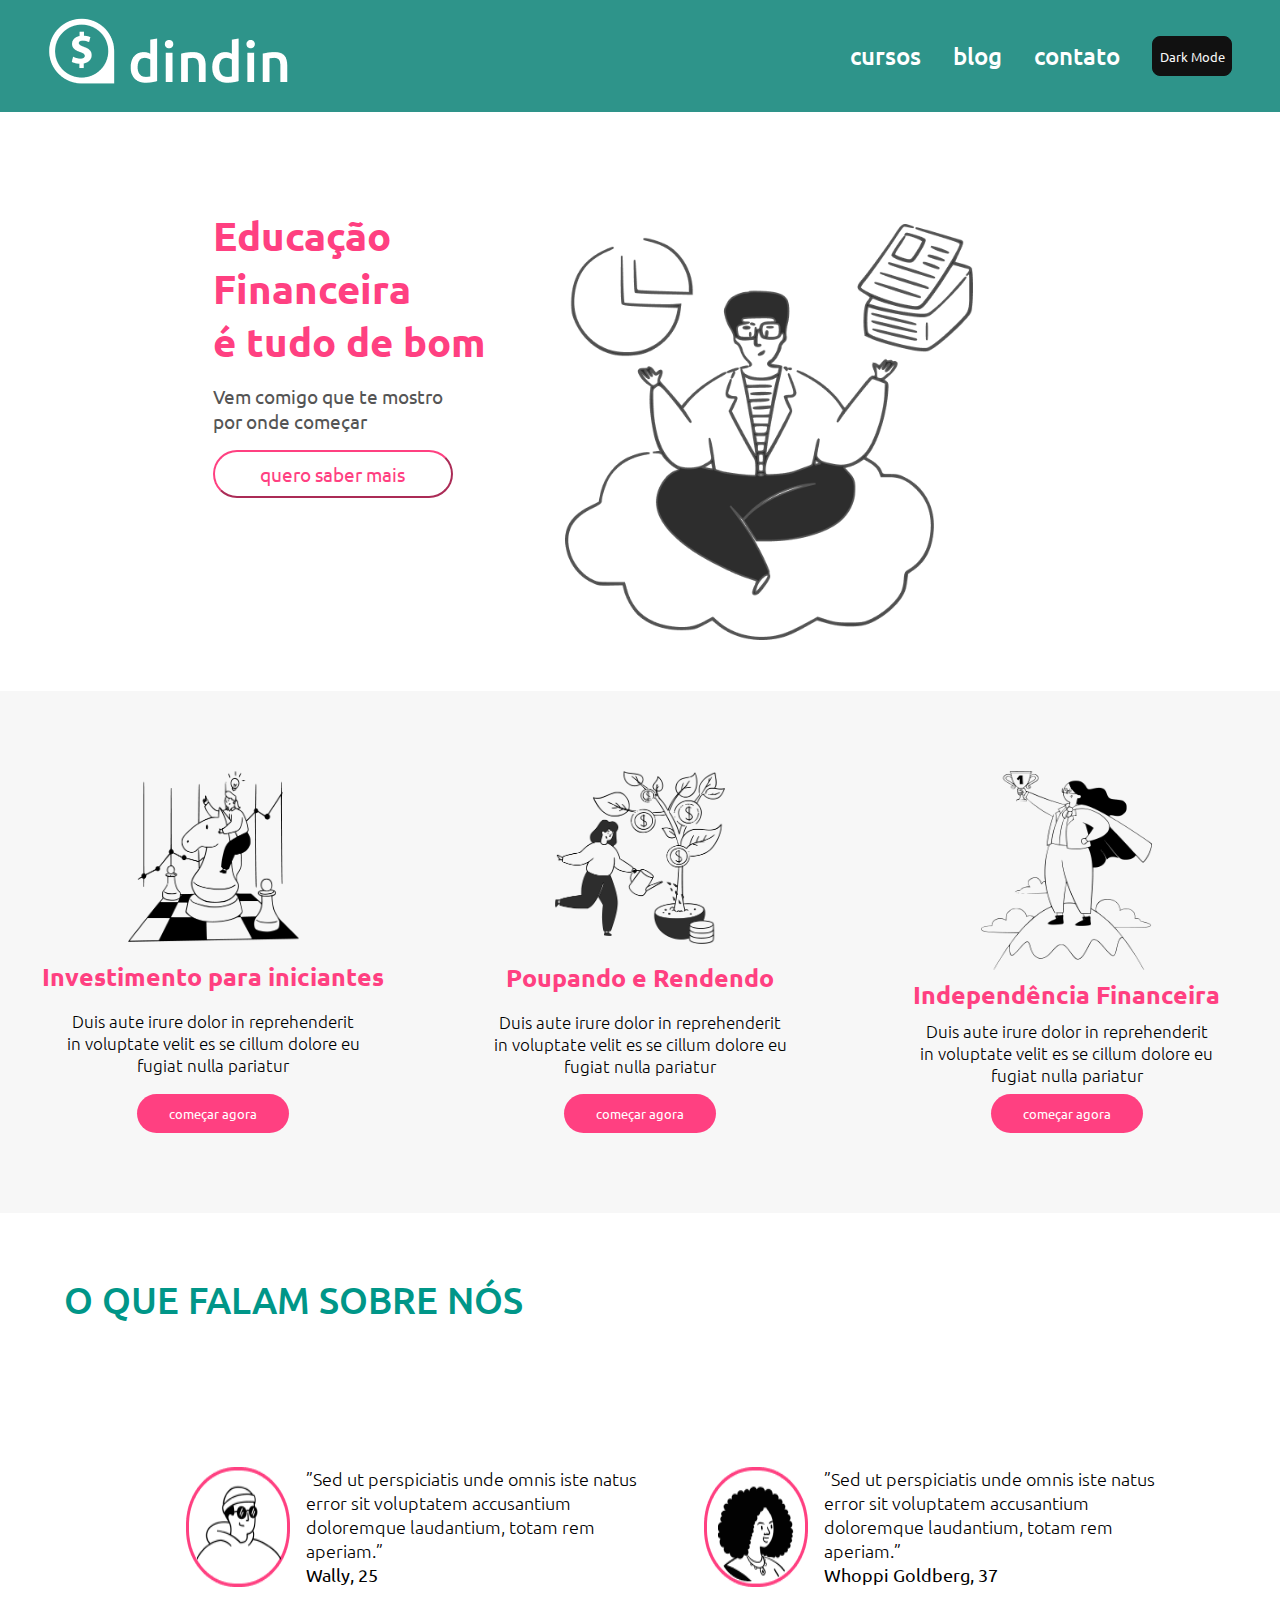
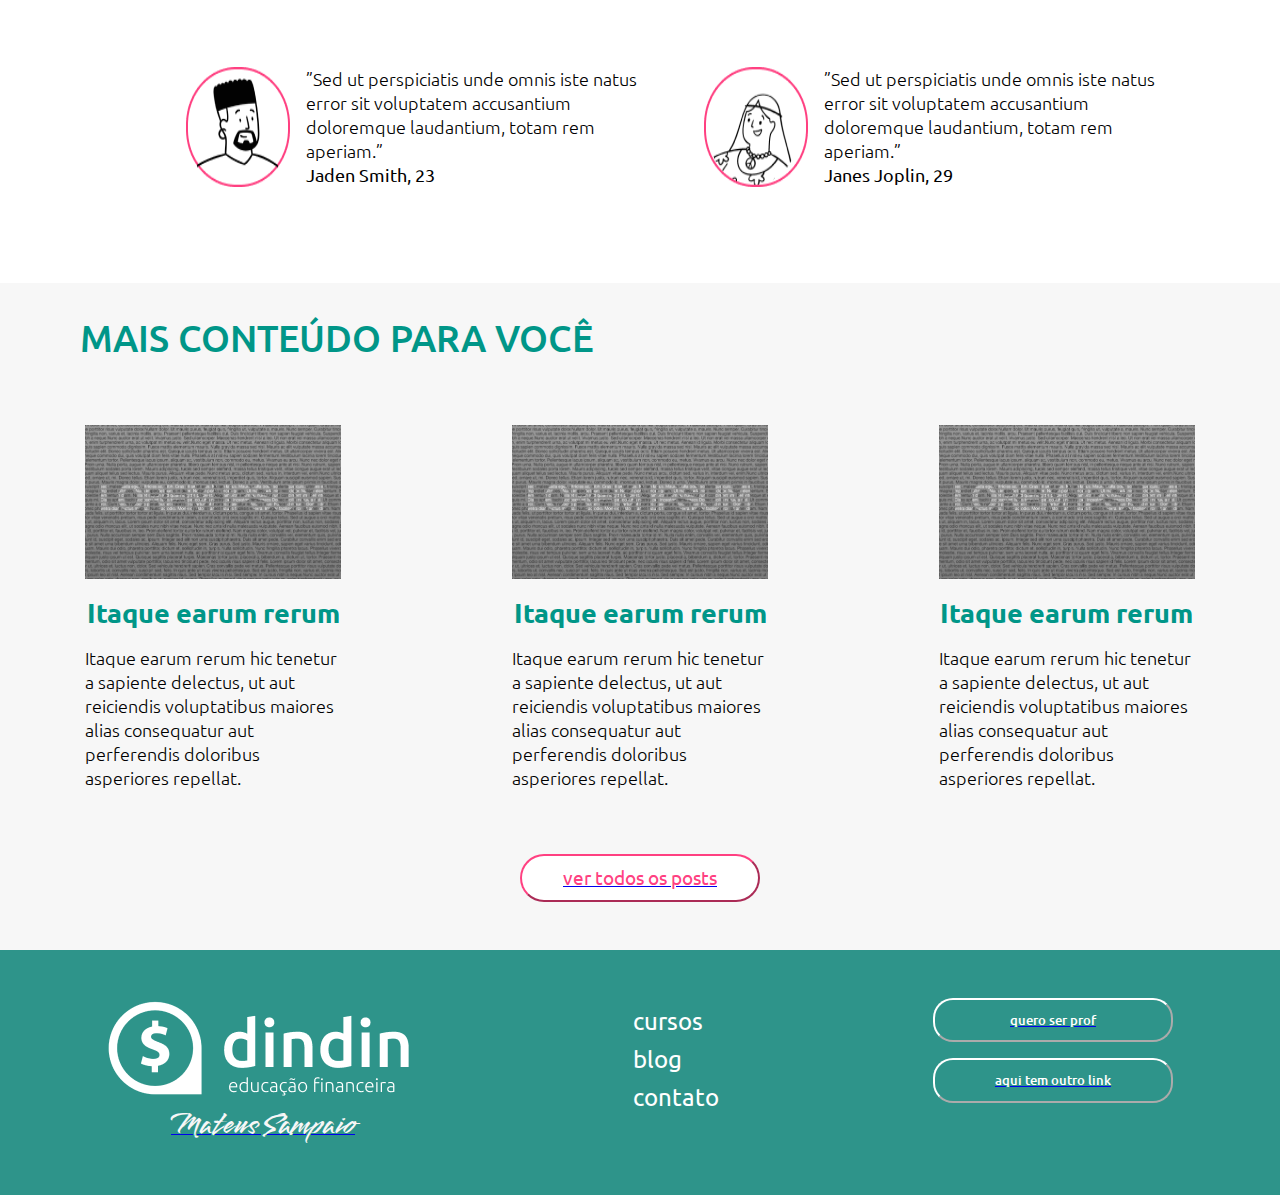
<file: index.html>
<!DOCTYPE html>
<html lang="pt-br" id="html">
<head>
    <meta charset="UTF-8">
    <meta http-equiv="X-UA-Compatible" content="IE=edge">
    <meta name="viewport" content="width=device-width, initial-scale=1.0">
    <meta name="author" content="Mateus Sampaio">
    <link rel="preconnect" href="https://fonts.googleapis.com">
    <link rel="preconnect" href="https://fonts.gstatic.com" crossorigin>
    <link href="https://fonts.googleapis.com/css2?family=Koulen&family=Poppins:ital,wght@0,300;0,400;0,500;1,200;1,400&family=Smooch&family=Ubuntu:ital,wght@0,300;0,400;0,500;0,700;1,300;1,400;1,500;1,700&display=swap" rel="stylesheet">
    <link rel="stylesheet" href="./style.css">
    <title>DinDin</title>
</head>
<body>

    <header>

        <a href="./index.html"><img src="./dindin-imagens/logo-header.png" alt="Logo DinDin"></a>

        <nav id="nav">
            <button id="btn-mobile" aria-expanded="false" aria-controls="menu" aria-haspopup="true" aria-label="Abrir Menu">Menu

                <span id="hamburguer"></span>

            </button>

            <button id="switch">Dark Mode</span></button>

            <ul id="menu" role="menu">
                <li><a href="./cursos.html">cursos</a></li>
                <li><a href="./blog.html">blog</a></li>
                <li><a href="./contato.html">contato</a></li>
            </ul>
        </nav>

    </header>

    <article id="container01-01">

        <section class="container01-01-box01">
            <h2>Educação <br/>Financeira <br/>é tudo de bom</h2>
            <h4>Vem comigo que te mostro <br/>por onde começar</h4>
            <button class="button01">quero saber mais</button>
        </section>

        <aside class="container01-01-box02">
            <img src="./dindin-imagens/ilustra-banner.png" alt="Imagem Banner">
        </aside>

    </article>

    <section id="container01-02">

        <div class="container01-02-box">
            <img src="./dindin-imagens/ilustra-poupando.png" alt="Ilustração">
            <h4>Investimento para iniciantes</h4>
            <p>Duis aute irure dolor in reprehenderit in voluptate velit es se cillum dolore eu fugiat nulla pariatur</p>
            <a href="#"><button class="button02">começar agora</button></a>
        </div>

        <div class="container01-02-box">
            <img src="./dindin-imagens/ilustra-investimento.png" alt="Ilustração">
            <h4>Poupando e Rendendo</h4>
            <p>Duis aute irure dolor in reprehenderit in voluptate velit es se cillum dolore eu fugiat nulla pariatur</p>
            <a href="#"><button class="button02">começar agora</button></a>
        </div>

        <div class="container01-02-box" id="container01-02-box03">
            <img src="./dindin-imagens/ilustra-independencia.png" alt="Ilustração">
            <h4>Independência Financeira</h4>
            <p>Duis aute irure dolor in reprehenderit in voluptate velit es se cillum dolore eu fugiat nulla pariatur</p>
            <a href="#"><button class="button02">começar agora</button></a>
        </div>

    </section>


    <article id="container01-03">

        <h2>O que falam sobre nós</h2>

        <section class="container01-03">

            <div class="container01-03-box">
                <img src="./dindin-imagens/icon-wally.png" alt="Ilustração Wally">
                <p>”Sed ut perspiciatis unde omnis iste natus error sit voluptatem accusantium doloremque laudantium, totam rem aperiam.”<br/> <strong>Wally, 25</strong></p>
            </div>

            <div class="container01-03-box">
                <img src="./dindin-imagens/icon-whoopi.png" alt="Ilustração Whoopi">
                <p>”Sed ut perspiciatis unde omnis iste natus error sit voluptatem accusantium doloremque laudantium, totam rem aperiam.”<br/> <strong>Whoppi Goldberg, 37</strong></p>
            </div>

            <div class="container01-03-box">
                <img src="./dindin-imagens/icon-jaden.png" alt="Ilustração Jaden">
                <p>”Sed ut perspiciatis unde omnis iste natus error sit voluptatem accusantium doloremque laudantium, totam rem aperiam.”<br/> <strong>Jaden Smith, 23</strong></p>
            </div>

            <div class="container01-03-box">
                <img src="./dindin-imagens/icon-jane.png" alt="Ilustração Jane">
                <p>”Sed ut perspiciatis unde omnis iste natus error sit voluptatem accusantium doloremque laudantium, totam rem aperiam.”<br/> <strong>Janes Joplin, 29</strong></p>
            </div>

        </section>

    </article>

    <article id="container01-04">

        <h2>Mais conteúdo para você</h2>

        <section class="container01-04">

            <div class="container01-04-box">
                <img src="./dindin-imagens/lorem-ipsum-logo.jpg" alt="Imagem">
                <h4>Itaque earum rerum</h4>
                <p>Itaque earum rerum hic tenetur a sapiente delectus, ut aut reiciendis voluptatibus maiores alias consequatur aut perferendis doloribus asperiores repellat.</p>
            </div>

            <div class="container01-04-box">
                <img src="./dindin-imagens/lorem-ipsum-logo.jpg" alt="Imagem">
                <h4>Itaque earum rerum</h4>
                <p>Itaque earum rerum hic tenetur a sapiente delectus, ut aut reiciendis voluptatibus maiores alias consequatur aut perferendis doloribus asperiores repellat.</p>
            </div>

            <div class="container01-04-box">
                <img src="./dindin-imagens/lorem-ipsum-logo.jpg" alt="Imagem">
                <h4>Itaque earum rerum</h4>
                <p>Itaque earum rerum hic tenetur a sapiente delectus, ut aut reiciendis voluptatibus maiores alias consequatur aut perferendis doloribus asperiores repellat.</p>
            </div>
        
        </section>

        <a href="./post.html"><button class="button01">ver todos os posts</button></a>

    </article>

    <footer>

        <div class="footer01">
            <a href="./index.html"><img src="./dindin-imagens/logo-footer.png" alt="Logo DinDin"></a>
            <a href="https://danilojpfreitas.github.io/MinhaPagina/" target="_blank"><span>Mateus Sampaio</span></a>
        </div>

        <div class="footer02">
            <a href="./cursos.html"><span>cursos</span></a>
            <a href="./blog.html"><span>blog</span></a>
            <a href="./contato.html"><span>contato</span></a>
        </div>

        <div class="footer03">
            <a href="#"><button class="button03">quero ser prof</button></a>
            <a href="#"><button class="button03">aqui tem outro link</button></a>
        </div>

    </footer>


    <script src="./script.js"></script>
</body>
</html>
</file>
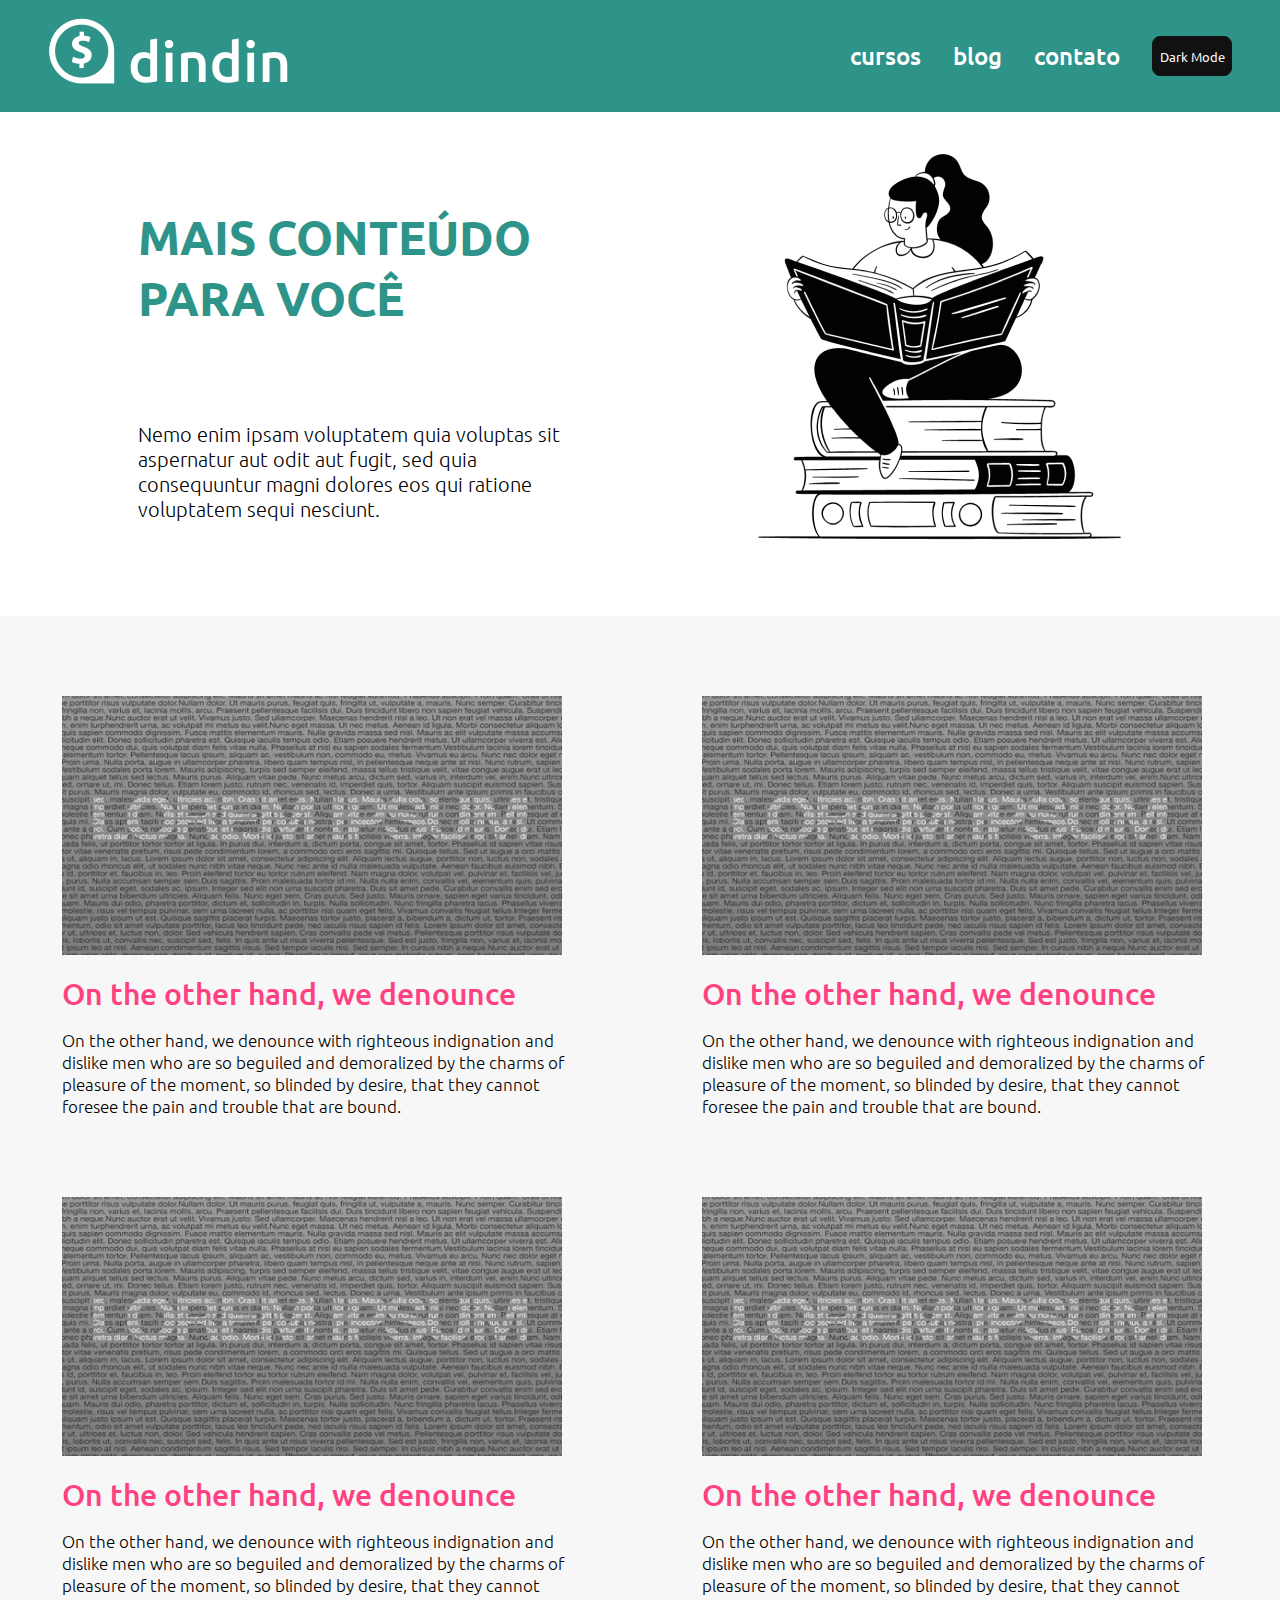
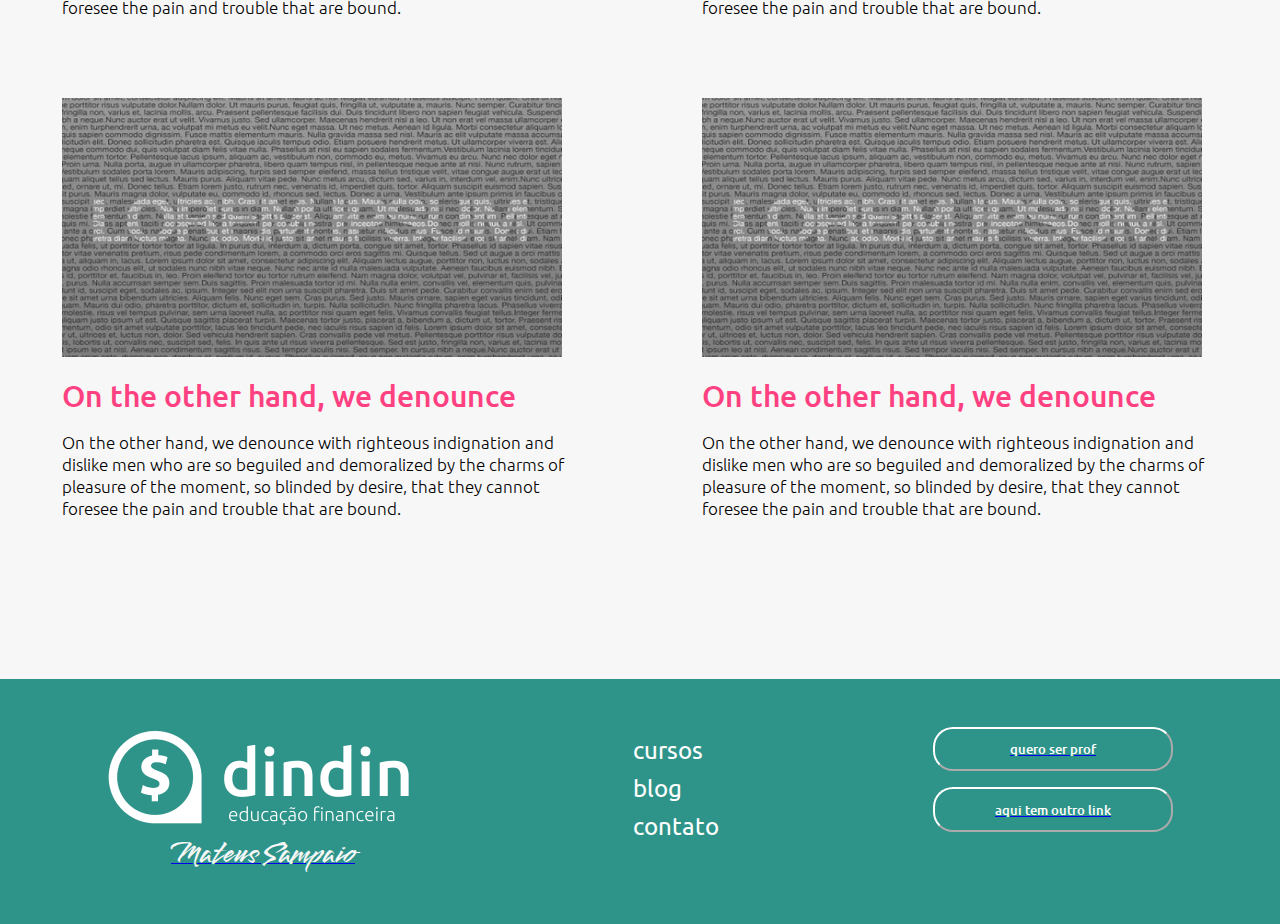
<file: blog.html>
<!DOCTYPE html>
<html lang="pt-br" id="html">
<head>
    <meta charset="UTF-8">
    <meta http-equiv="X-UA-Compatible" content="IE=edge">
    <meta name="viewport" content="width=device-width, initial-scale=1.0">
    <meta name="author" content="Mateus Sampaio">
    <link rel="preconnect" href="https://fonts.googleapis.com">
    <link rel="preconnect" href="https://fonts.gstatic.com" crossorigin>
    <link href="https://fonts.googleapis.com/css2?family=Koulen&family=Poppins:ital,wght@0,300;0,400;0,500;1,200;1,400&family=Smooch&family=Ubuntu:ital,wght@0,300;0,400;0,500;0,700;1,300;1,400;1,500;1,700&display=swap" rel="stylesheet">
    <link rel="stylesheet" href="./style.css">
    <title>DinDin</title>
</head>
<body>

    <header>

        <a href="./index.html"><img src="./dindin-imagens/logo-header.png" alt="Logo DinDin"></a>

        <nav id="nav">
            <button id="btn-mobile" aria-expanded="false" aria-controls="menu" aria-haspopup="true" aria-label="Abrir Menu">Menu

                <span id="hamburguer"></span>

            </button>

            <button id="switch">Dark Mode</span></button>

            <ul id="menu" role="menu">
                <li><a href="./cursos.html">cursos</a></li>
                <li><a href="./blog.html">blog</a></li>
                <li><a href="./contato.html">contato</a></li>
            </ul>
        </nav>

    </header>

    <main id="container05-01">

        <div class="container05-01-01">
            <h2>Mais conteúdo<br/> para você</h2>
            <p>Nemo enim ipsam voluptatem quia voluptas sit aspernatur aut odit aut fugit, sed quia consequuntur magni dolores eos qui ratione voluptatem sequi nesciunt.</p>
        </div>

        <div class="container05-01-02">
            <img src="./dindin-imagens/ilustra-blog.png" alt="Ilustração Blog">
        </div>

    </main>

    <section id="container05-02">

        <div class="container05-02">
            <img src="./dindin-imagens/lorem-ipsum-logo.jpg" alt="Lorem Ipsum">
            <h4>On the other hand, we denounce</h4>
            <p>On the other hand, we denounce with righteous indignation and dislike men who are so beguiled and demoralized by the charms of pleasure of the moment, so blinded by desire, that they cannot foresee the pain and trouble that are bound.</p>
        </div>

        <div class="container05-02">
            <img src="./dindin-imagens/lorem-ipsum-logo.jpg" alt="Lorem Ipsum">
            <h4>On the other hand, we denounce</h4>
            <p>On the other hand, we denounce with righteous indignation and dislike men who are so beguiled and demoralized by the charms of pleasure of the moment, so blinded by desire, that they cannot foresee the pain and trouble that are bound.</p>
        </div>

        <div class="container05-02">
            <img src="./dindin-imagens/lorem-ipsum-logo.jpg" alt="Lorem Ipsum">
            <h4>On the other hand, we denounce</h4>
            <p>On the other hand, we denounce with righteous indignation and dislike men who are so beguiled and demoralized by the charms of pleasure of the moment, so blinded by desire, that they cannot foresee the pain and trouble that are bound.</p>
        </div>

        <div class="container05-02">
            <img src="./dindin-imagens/lorem-ipsum-logo.jpg" alt="Lorem Ipsum">
            <h4>On the other hand, we denounce</h4>
            <p>On the other hand, we denounce with righteous indignation and dislike men who are so beguiled and demoralized by the charms of pleasure of the moment, so blinded by desire, that they cannot foresee the pain and trouble that are bound.</p>
        </div>

        <div class="container05-02">
            <img src="./dindin-imagens/lorem-ipsum-logo.jpg" alt="Lorem Ipsum">
            <h4>On the other hand, we denounce</h4>
            <p>On the other hand, we denounce with righteous indignation and dislike men who are so beguiled and demoralized by the charms of pleasure of the moment, so blinded by desire, that they cannot foresee the pain and trouble that are bound.</p>
        </div>

        <div class="container05-02">
            <img src="./dindin-imagens/lorem-ipsum-logo.jpg" alt="Lorem Ipsum">
            <h4>On the other hand, we denounce</h4>
            <p>On the other hand, we denounce with righteous indignation and dislike men who are so beguiled and demoralized by the charms of pleasure of the moment, so blinded by desire, that they cannot foresee the pain and trouble that are bound.</p>
        </div>

    </section>


    <footer>

        <div class="footer01">
            <a href="./index.html"><img src="./dindin-imagens/logo-footer.png" alt="Logo DinDin"></a>
            <a href="https://danilojpfreitas.github.io/MinhaPagina/" target="_blank"><span>Mateus Sampaio</span></a>
        </div>

        <div class="footer02">
            <a href="./cursos.html"><span>cursos</span></a>
            <a href="./blog.html"><span>blog</span></a>
            <a href="./contato.html"><span>contato</span></a>
        </div>

        <div class="footer03">
            <a href="#"><button class="button03">quero ser prof</button></a>
            <a href="#"><button class="button03">aqui tem outro link</button></a>
        </div>

    </footer>

    <script src="./script.js"></script>
</body>
</html>
</file>
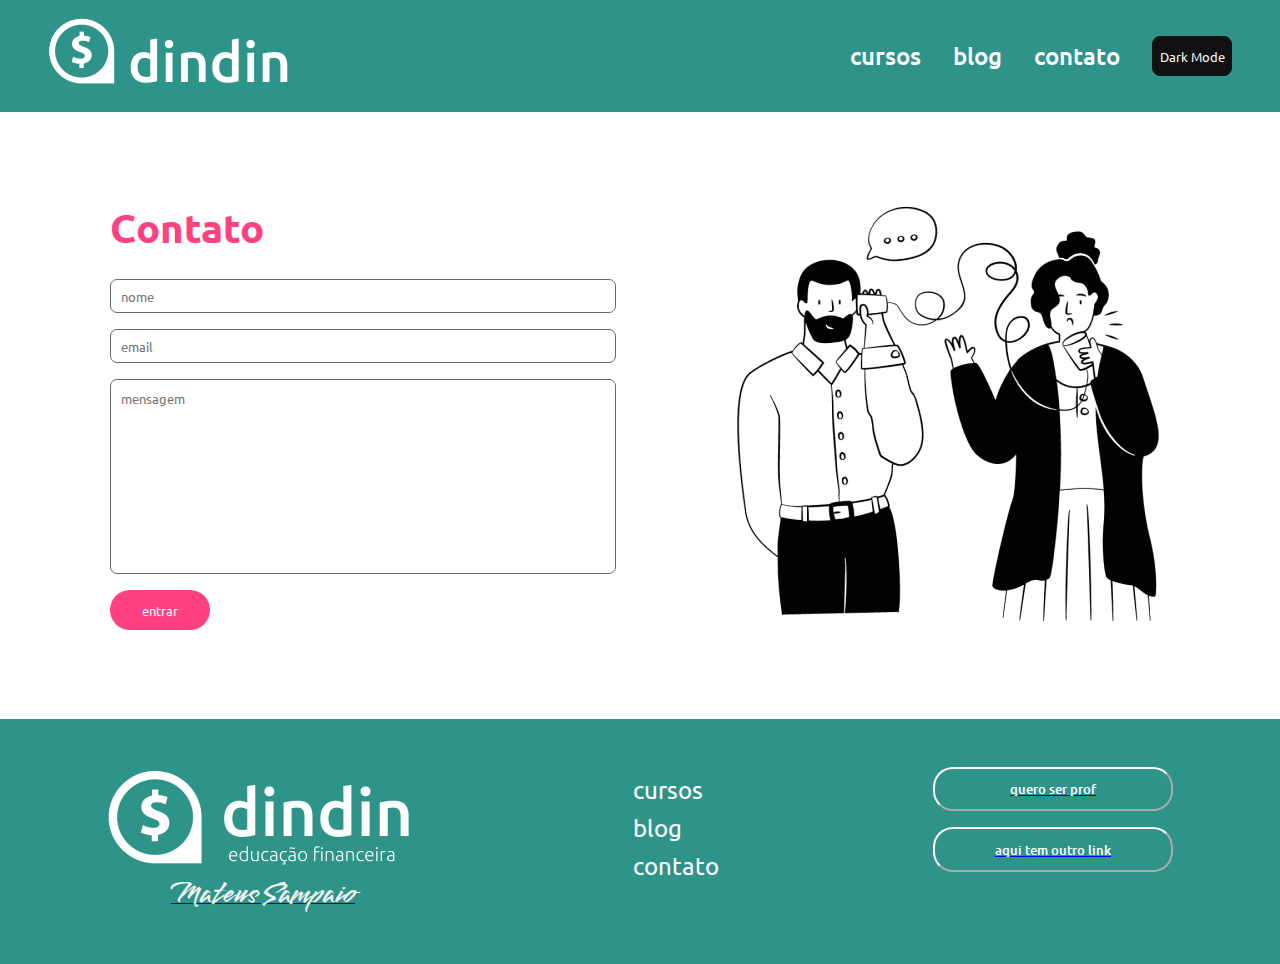
<file: contato.html>
<!DOCTYPE html>
<html lang="pt-br" id="html">
<head>
    <meta charset="UTF-8">
    <meta http-equiv="X-UA-Compatible" content="IE=edge">
    <meta name="viewport" content="width=device-width, initial-scale=1.0">
    <meta name="author" content="Mateus Sampaio">
    <link rel="preconnect" href="https://fonts.googleapis.com">
    <link rel="preconnect" href="https://fonts.gstatic.com" crossorigin>
    <link href="https://fonts.googleapis.com/css2?family=Koulen&family=Poppins:ital,wght@0,300;0,400;0,500;1,200;1,400&family=Smooch&family=Ubuntu:ital,wght@0,300;0,400;0,500;0,700;1,300;1,400;1,500;1,700&display=swap" rel="stylesheet">
    <link rel="stylesheet" href="./style.css">
    <title>DinDin</title>
</head>
<body>

    <header>

        <a href="./index.html"><img src="./dindin-imagens/logo-header.png" alt="Logo DinDin"></a>

        <nav id="nav">
            <button id="btn-mobile" aria-expanded="false" aria-controls="menu" aria-haspopup="true" aria-label="Abrir Menu">Menu

                <span id="hamburguer"></span>

            </button>

            <button id="switch">Dark Mode</span></button>

            <ul id="menu" role="menu">
                <li><a href="./cursos.html">cursos</a></li>
                <li><a href="./blog.html">blog</a></li>
                <li><a href="./contato.html">contato</a></li>
            </ul>
        </nav>

    </header>

    <main id="container06">

        <div class="container06-01">
            <h2>Contato</h2>
            <form>
                <input class="form" type="text" name="nome" placeholder="nome">
                <input class="form" type="text" name="email" placeholder="email">
                <input class="mensagem" type="text" name="mensagem" placeholder="mensagem">
                <a href="#"><button class="button02">entrar</button></a>
            </form>
        </div>

        <aside class="container06-02">
            <img src="./dindin-imagens/ilustra-contato.png" alt="Imagem Contato">
        </aside>

    </main>

    <footer>

        <div class="footer01">
            <a href="./index.html"><img src="./dindin-imagens/logo-footer.png" alt="Logo DinDin"></a>
            <a href="https://danilojpfreitas.github.io/MinhaPagina/" target="_blank"><span>Mateus Sampaio</span></a>
        </div>

        <div class="footer02">
            <a href="./cursos.html"><span>cursos</span></a>
            <a href="./blog.html"><span>blog</span></a>
            <a href="./contato.html"><span>contato</span></a>
        </div>

        <div class="footer03">
            <a href="#"><button class="button03">quero ser prof</button></a>
            <a href="#"><button class="button03">aqui tem outro link</button></a>
        </div>

    </footer>

    <script src="./script.js"></script>
</body>
</html>
</file>
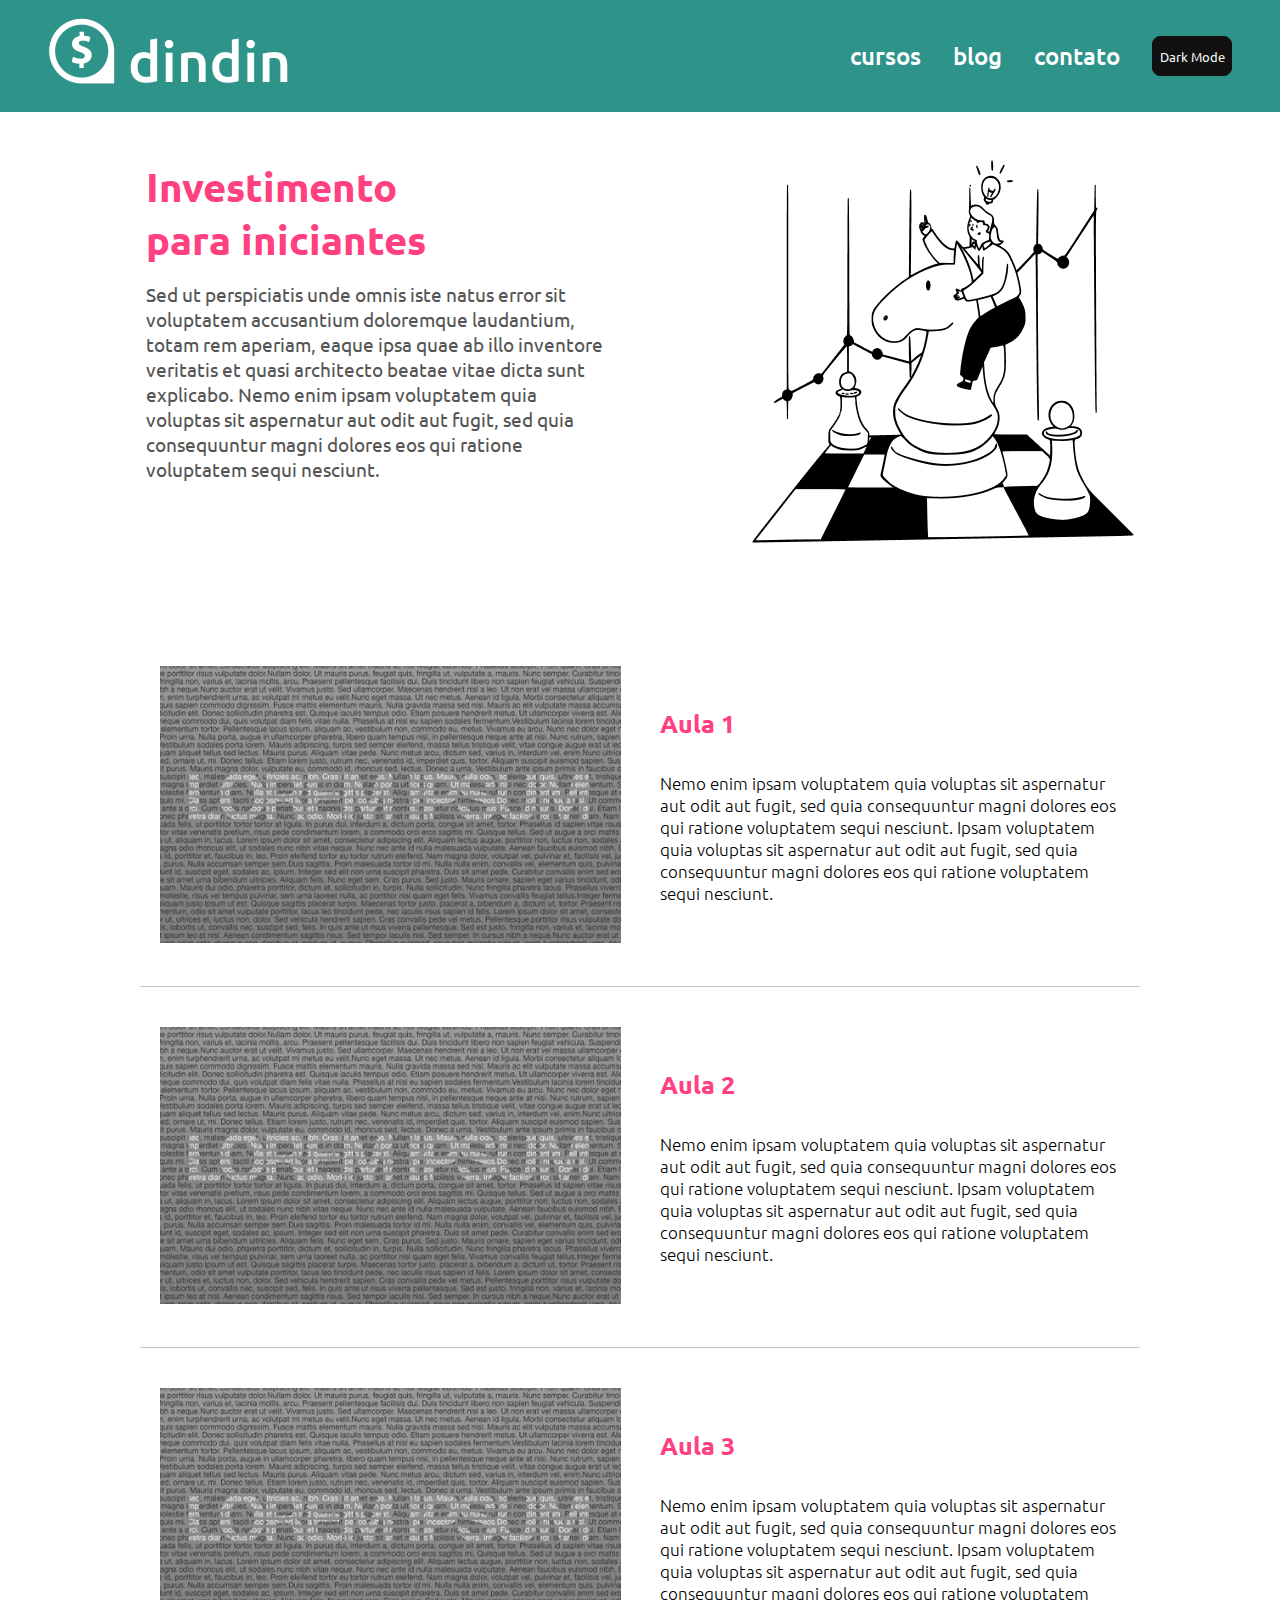
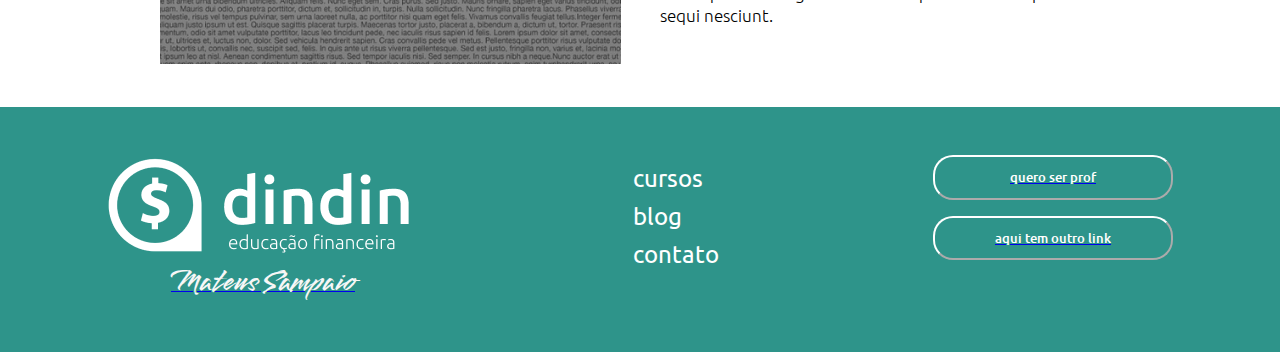
<file: curso.html>
<!DOCTYPE html>
<html lang="pt-br" id="html">
<head>
    <meta charset="UTF-8">
    <meta http-equiv="X-UA-Compatible" content="IE=edge">
    <meta name="viewport" content="width=device-width, initial-scale=1.0">
    <meta name="author" content="Mateus Sampaio">
    <link rel="preconnect" href="https://fonts.googleapis.com">
    <link rel="preconnect" href="https://fonts.gstatic.com" crossorigin>
    <link href="https://fonts.googleapis.com/css2?family=Koulen&family=Poppins:ital,wght@0,300;0,400;0,500;1,200;1,400&family=Smooch&family=Ubuntu:ital,wght@0,300;0,400;0,500;0,700;1,300;1,400;1,500;1,700&display=swap" rel="stylesheet">
    <link rel="stylesheet" href="./style.css">
    <title>DinDin</title>
</head>
<body>

    <header>

        <a href="./index.html"><img src="./dindin-imagens/logo-header.png" alt="Logo DinDin"></a>

        <nav id="nav">
            <button id="btn-mobile" aria-expanded="false" aria-controls="menu" aria-haspopup="true" aria-label="Abrir Menu">Menu

                <span id="hamburguer"></span>

            </button>

            <button id="switch">Dark Mode</span></button>

            <ul id="menu" role="menu">
                <li><a href="./cursos.html">cursos</a></li>
                <li><a href="./blog.html">blog</a></li>
                <li><a href="./contato.html">contato</a></li>
            </ul>
        </nav>

    </header>

    <main id="container03-01">

        <div class="container03-01-01">
            <h2>Investimento <br/>para iniciantes</h2>
            <p>Sed ut perspiciatis unde omnis iste natus error sit voluptatem accusantium doloremque laudantium, totam rem aperiam, eaque ipsa quae ab illo inventore veritatis et quasi architecto beatae vitae dicta sunt explicabo. Nemo enim ipsam voluptatem quia voluptas sit aspernatur aut odit aut fugit, sed quia consequuntur magni dolores eos qui ratione voluptatem sequi nesciunt.</p>
         </div>

         <div class="container03-01-02">
             <img src="./dindin-imagens/ilustra-poupando.png" alt="Ilustração Poupando">
         </div>

    </main>

    <section id="container03-02">

        <div class="container03-02">

            <div class="container03-02-01">
                <img src="./dindin-imagens/lorem-ipsum-logo.jpg" alt="Lorem Ipsum">
            </div>

            <div class="container03-02-02">
                <h4>Aula 1</h4>
                <p>Nemo enim ipsam voluptatem quia voluptas sit aspernatur aut odit aut fugit, sed quia consequuntur magni dolores eos qui ratione voluptatem sequi nesciunt. Ipsam voluptatem quia voluptas sit aspernatur aut odit aut fugit, sed quia consequuntur magni dolores eos qui ratione voluptatem sequi nesciunt.</p>
            </div>
        </div>

        <div class="container03-02">
            
            <div class="container03-02-01">
                <img src="./dindin-imagens/lorem-ipsum-logo.jpg" alt="Lorem Ipsum">
            </div>

            <div class="container03-02-02">
                <h4>Aula 2</h4>
                <p>Nemo enim ipsam voluptatem quia voluptas sit aspernatur aut odit aut fugit, sed quia consequuntur magni dolores eos qui ratione voluptatem sequi nesciunt. Ipsam voluptatem quia voluptas sit aspernatur aut odit aut fugit, sed quia consequuntur magni dolores eos qui ratione voluptatem sequi nesciunt.</p>
            </div>
        </div>

        <div class="container03-02">
            
            <div class="container03-02-01">
                <img src="./dindin-imagens/lorem-ipsum-logo.jpg" alt="Lorem Ipsum">
            </div>

            <div class="container03-02-02">
                <h4>Aula 3</h4>
                <p>Nemo enim ipsam voluptatem quia voluptas sit aspernatur aut odit aut fugit, sed quia consequuntur magni dolores eos qui ratione voluptatem sequi nesciunt. Ipsam voluptatem quia voluptas sit aspernatur aut odit aut fugit, sed quia consequuntur magni dolores eos qui ratione voluptatem sequi nesciunt.</p>
            </div>
        </div>

    </section>

    <footer>

        <div class="footer01">
            <a href="./index.html"><img src="./dindin-imagens/logo-footer.png" alt="Logo DinDin"></a>
            <a href="https://danilojpfreitas.github.io/MinhaPagina/" target="_blank"><span>Mateus Sampaio</span></a>
        </div>

        <div class="footer02">
            <a href="./cursos.html"><span>cursos</span></a>
            <a href="./blog.html"><span>blog</span></a>
            <a href="./contato.html"><span>contato</span></a>
        </div>

        <div class="footer03">
            <a href="#"><button class="button03">quero ser prof</button></a>
            <a href="#"><button class="button03">aqui tem outro link</button></a>
        </div>

    </footer>

    <script src="./script.js"></script>
</body>
</html>
</file>
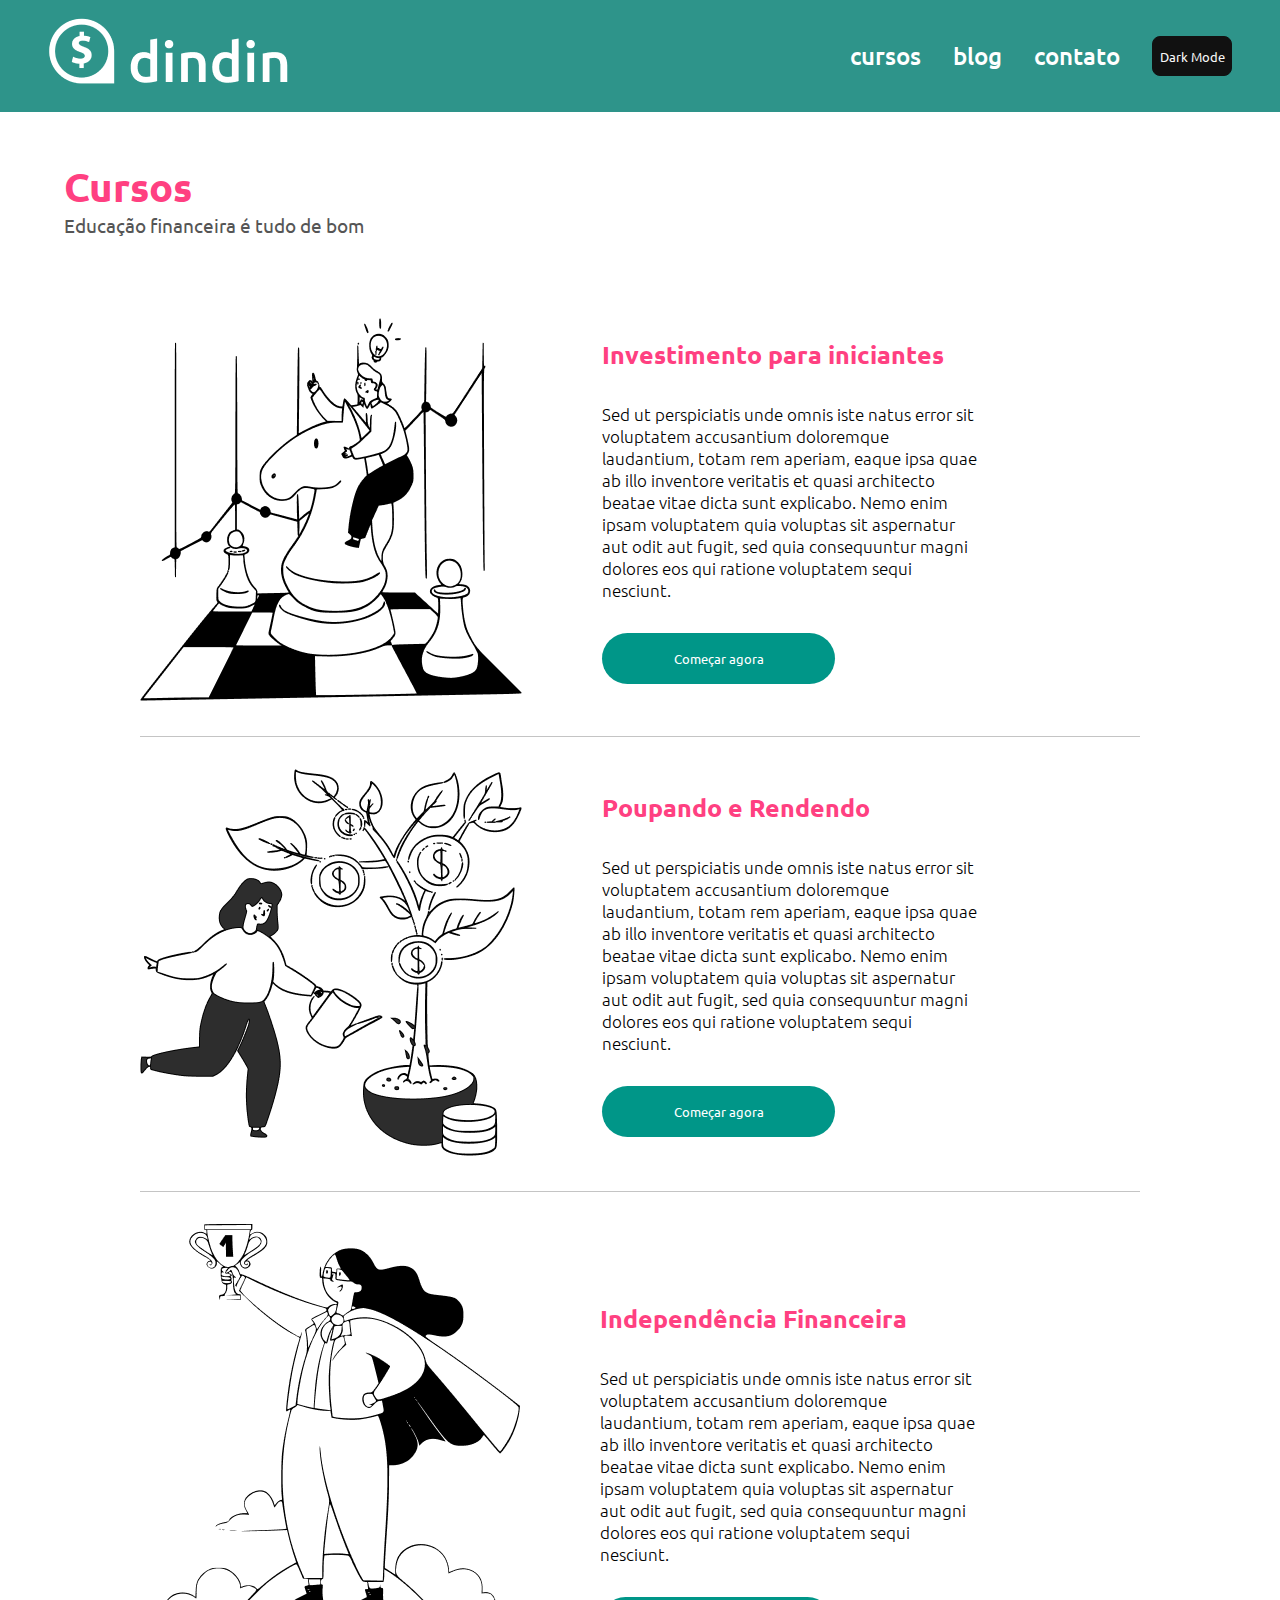
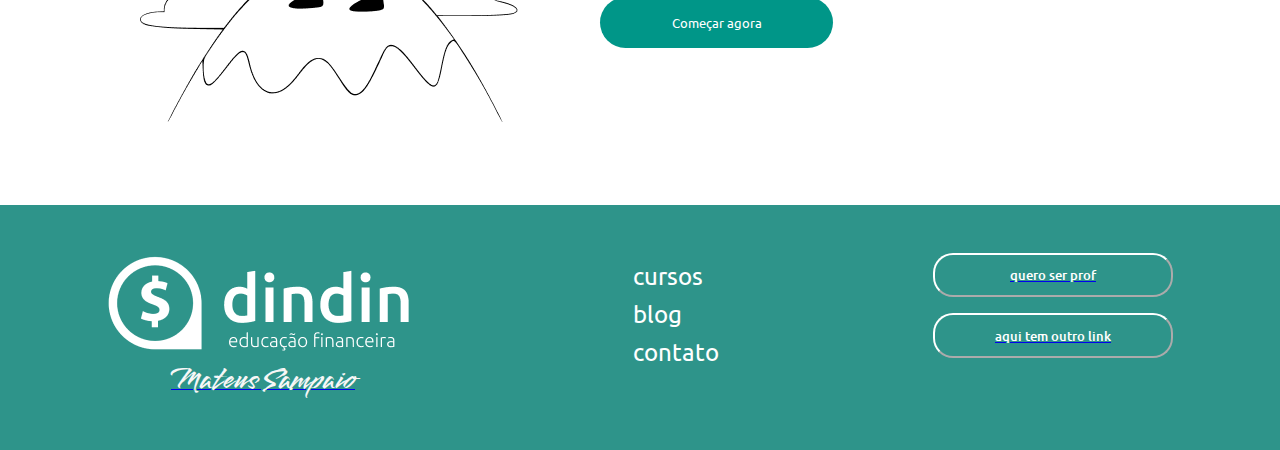
<file: cursos.html>
<!DOCTYPE html>
<html lang="pt-br" id="html">
<head>
    <meta charset="UTF-8">
    <meta http-equiv="X-UA-Compatible" content="IE=edge">
    <meta name="viewport" content="width=device-width, initial-scale=1.0">
    <meta name="author" content="Mateus Sampaio">
    <link rel="preconnect" href="https://fonts.googleapis.com">
    <link rel="preconnect" href="https://fonts.gstatic.com" crossorigin>
    <link href="https://fonts.googleapis.com/css2?family=Koulen&family=Poppins:ital,wght@0,300;0,400;0,500;1,200;1,400&family=Smooch&family=Ubuntu:ital,wght@0,300;0,400;0,500;0,700;1,300;1,400;1,500;1,700&display=swap" rel="stylesheet">
    <link rel="stylesheet" href="./style.css">
    <title>DinDin</title>
</head>
<body>

    <header>

        <a href="./index.html"><img src="./dindin-imagens/logo-header.png" alt="Logo DinDin"></a>

        <nav id="nav">
            <button id="btn-mobile" aria-expanded="false" aria-controls="menu" aria-haspopup="true" aria-label="Abrir Menu">Menu

                <span id="hamburguer"></span>

            </button>

            <button id="switch">Dark Mode</span></button>

            <ul id="menu" role="menu">
                <li><a href="./cursos.html">cursos</a></li>
                <li><a href="./blog.html">blog</a></li>
                <li><a href="./contato.html">contato</a></li>
            </ul>
        </nav>

    </header>

    <main id="container02-01">
        <h2>Cursos</h2>
        <p>Educação financeira é tudo de bom</p>
    </main>

    <section id="container02-02">

        <div class="container02-02">

            <div class="container02-02-01">
                <img src="./dindin-imagens/ilustra-poupando.png" alt="Ilustração Poupando">
            </div>

            <div class="container02-02-02">
                <h4>Investimento para iniciantes</h4>
                <p>Sed ut perspiciatis unde omnis iste natus error sit voluptatem accusantium doloremque laudantium, totam rem aperiam, eaque ipsa quae ab illo inventore veritatis et quasi architecto beatae vitae dicta sunt explicabo. Nemo enim ipsam voluptatem quia voluptas sit aspernatur aut odit aut fugit, sed quia consequuntur magni dolores eos qui ratione voluptatem sequi nesciunt.</p>
                <a href="#"><button class="button04">Começar agora</button></a>        
            </div>

        </div>

        <div class="container02-02">

            <div class="container02-02-01">
                <img src="./dindin-imagens/ilustra-investimento.png" alt="Ilustração Investimento">
            </div>

            <div class="container02-02-02">
                <h4>Poupando e Rendendo</h4>
                <p>Sed ut perspiciatis unde omnis iste natus error sit voluptatem accusantium doloremque laudantium, totam rem aperiam, eaque ipsa quae ab illo inventore veritatis et quasi architecto beatae vitae dicta sunt explicabo. Nemo enim ipsam voluptatem quia voluptas sit aspernatur aut odit aut fugit, sed quia consequuntur magni dolores eos qui ratione voluptatem sequi nesciunt.</p>
                <a href="#"><button class="button04">Começar agora</button></a>        
            </div>

        </div>

        <div class="container02-02">

            <div class="container02-02-01">
                <img src="./dindin-imagens/ilustra-independencia.png" alt="Ilustração Independência">
            </div>

            <div class="container02-02-02">
                <h4>Independência Financeira</h4>
                <p>Sed ut perspiciatis unde omnis iste natus error sit voluptatem accusantium doloremque laudantium, totam rem aperiam, eaque ipsa quae ab illo inventore veritatis et quasi architecto beatae vitae dicta sunt explicabo. Nemo enim ipsam voluptatem quia voluptas sit aspernatur aut odit aut fugit, sed quia consequuntur magni dolores eos qui ratione voluptatem sequi nesciunt.</p>
                <a href="#"><button class="button04">Começar agora</button></a>        
            </div>

        </div>

    </section>

    <footer>

        <div class="footer01">
            <a href="./index.html"><img src="./dindin-imagens/logo-footer.png" alt="Logo DinDin"></a>
            <a href="https://danilojpfreitas.github.io/MinhaPagina/" target="_blank"><span>Mateus Sampaio</span></a>
        </div>

        <div class="footer02">
            <a href="./cursos.html"><span>cursos</span></a>
            <a href="./blog.html"><span>blog</span></a>
            <a href="./contato.html"><span>contato</span></a>
        </div>

        <div class="footer03">
            <a href="#"><button class="button03">quero ser prof</button></a>
            <a href="#"><button class="button03">aqui tem outro link</button></a>
        </div>

    </footer>

    <script src="./script.js"></script>
</body>
</html>
</file>
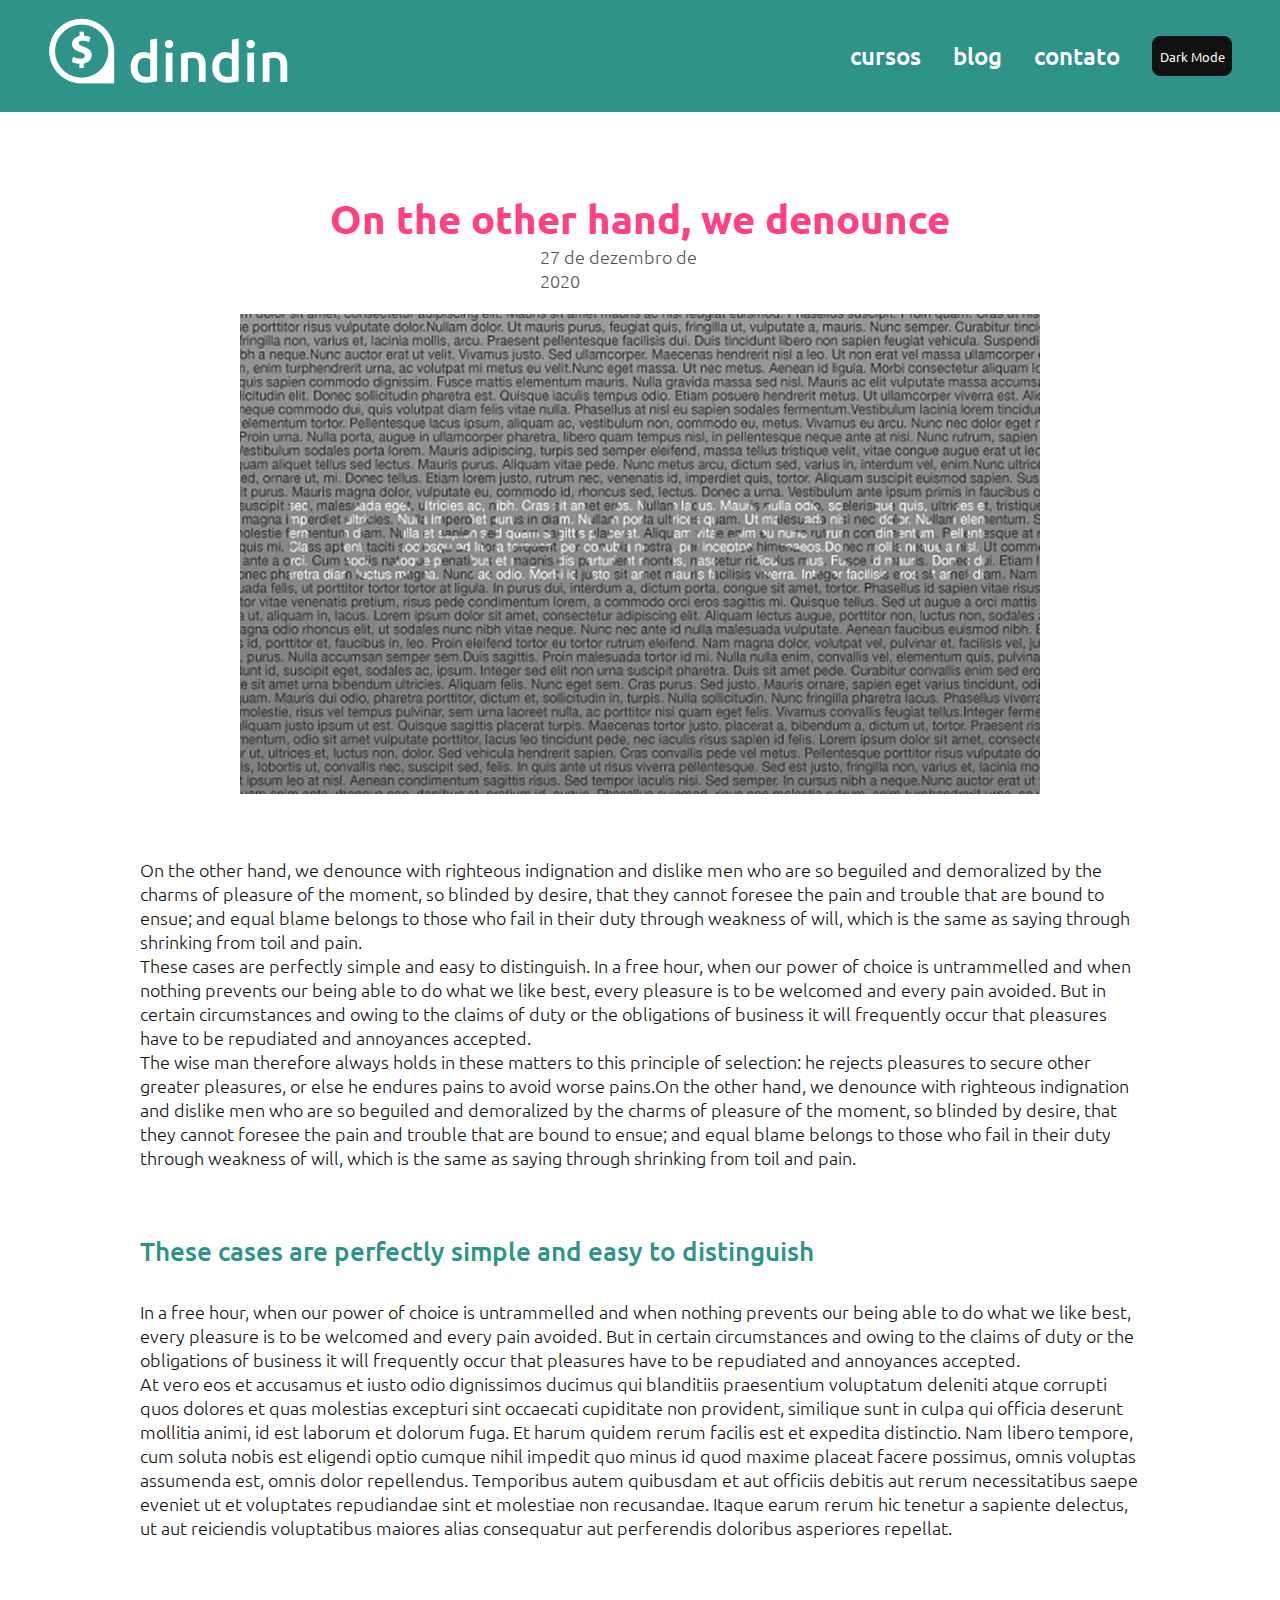
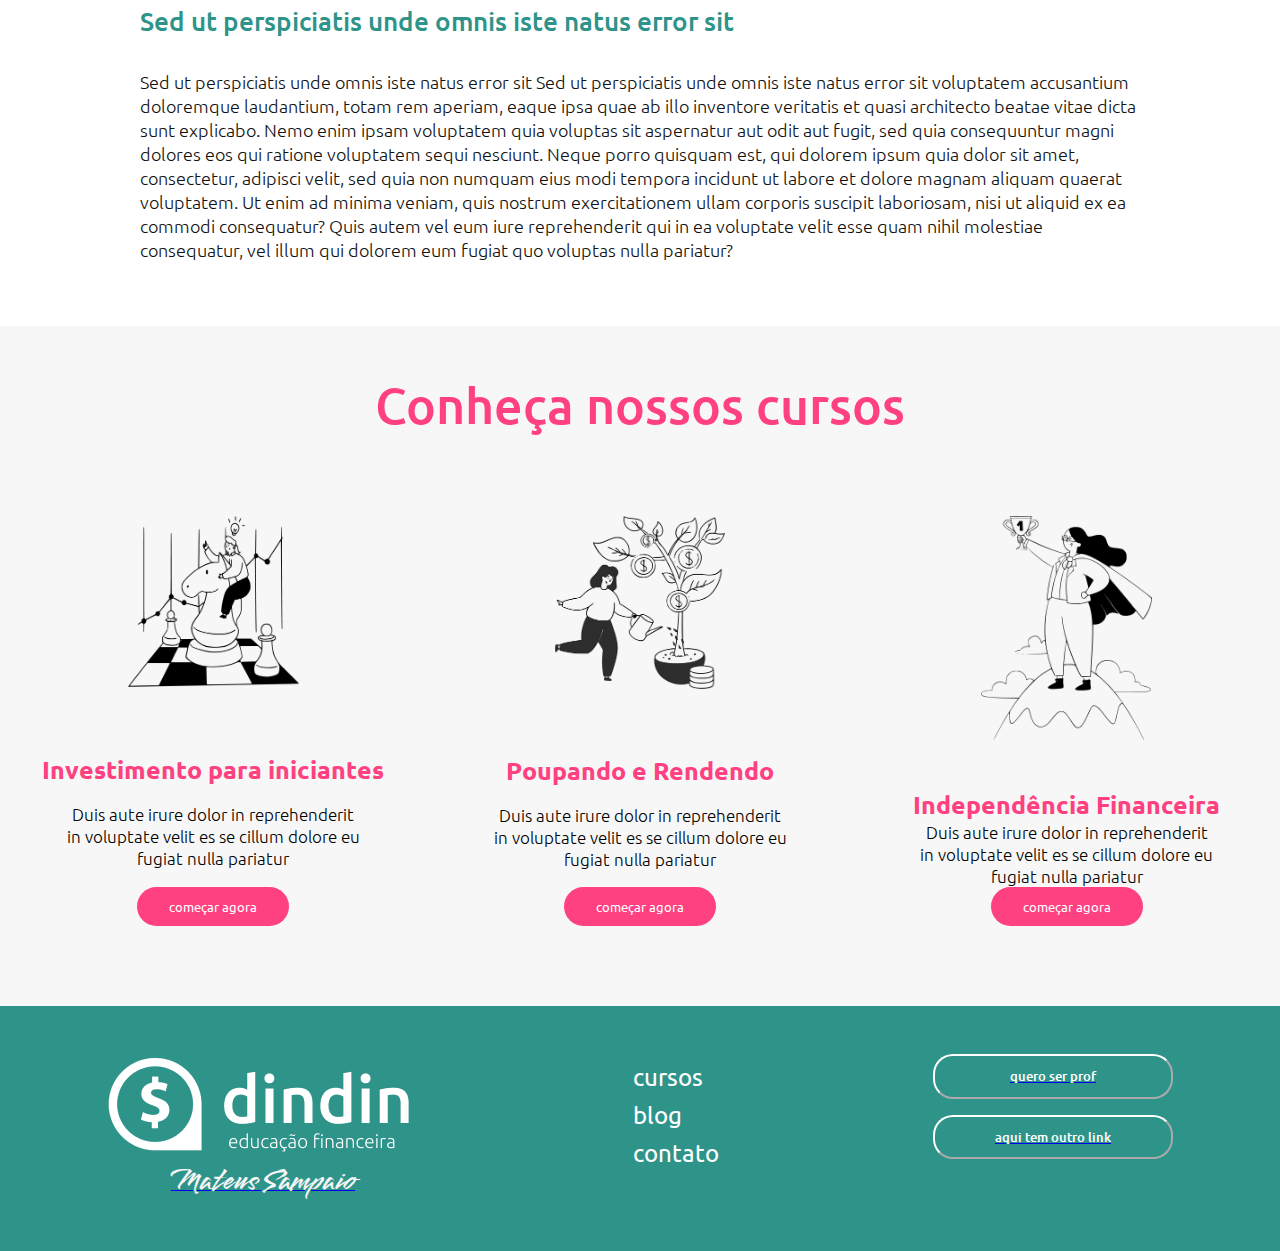
<file: post.html>
<!DOCTYPE html>
<html lang="pt-br" id="html">
<head>
    <meta charset="UTF-8">
    <meta http-equiv="X-UA-Compatible" content="IE=edge">
    <meta name="viewport" content="width=device-width, initial-scale=1.0">
    <meta name="author" content="Mateus Sampaio">
    <link rel="preconnect" href="https://fonts.googleapis.com">
    <link rel="preconnect" href="https://fonts.gstatic.com" crossorigin>
    <link href="https://fonts.googleapis.com/css2?family=Koulen&family=Poppins:ital,wght@0,300;0,400;0,500;1,200;1,400&family=Smooch&family=Ubuntu:ital,wght@0,300;0,400;0,500;0,700;1,300;1,400;1,500;1,700&display=swap" rel="stylesheet">
    <link rel="stylesheet" href="./style.css">
    <title>DinDin</title>
</head>
<body>

    <header>

        <a href="./index.html"><img src="./dindin-imagens/logo-header.png" alt="Logo DinDin"></a>

        <nav id="nav">
            <button id="btn-mobile" aria-expanded="false" aria-controls="menu" aria-haspopup="true" aria-label="Abrir Menu">Menu

                <span id="hamburguer"></span>

            </button>

            <button id="switch">Dark Mode</span></button>

            <ul id="menu" role="menu">
                <li><a href="./cursos.html">cursos</a></li>
                <li><a href="./blog.html">blog</a></li>
                <li><a href="./contato.html">contato</a></li>
            </ul>
        </nav>

    </header>

    <section id="container04">

        <div class="container04-01">
            <h2>On the other hand, we denounce</h2>
            <span>27 de dezembro de 2020</span>
            <img src="./dindin-imagens/lorem-ipsum-logo.jpg" alt="Lorem Ipsum">
            <p>On the other hand, we denounce with righteous indignation and dislike men who are so beguiled and demoralized by the charms of pleasure of the moment, so blinded by desire, that they cannot foresee the pain and trouble that are bound to ensue; and equal blame belongs to those who fail in their duty through weakness of will, which is the same as saying through shrinking from toil and pain.<br/> These cases are perfectly simple and easy to distinguish. In a free hour, when our power of choice is untrammelled and when nothing prevents our being able to do what we like best, every pleasure is to be welcomed and every pain avoided. But in certain circumstances and owing to the claims of duty or the obligations of business it will frequently occur that pleasures have to be repudiated and annoyances accepted.<br/> The wise man therefore always holds in these matters to this principle of selection: he rejects pleasures to secure other greater pleasures, or else he endures pains to avoid worse pains.On the other hand, we denounce with righteous indignation and dislike men who are so beguiled and demoralized by the charms of pleasure of the moment, so blinded by desire, that they cannot foresee the pain and trouble that are bound to ensue; and equal blame belongs to those who fail in their duty through weakness of will, which is the same as saying through shrinking from toil and pain.</p>
        </div>

        <div class="container04-02">
            <h4>These cases are perfectly simple and easy to distinguish</h4>
            <p>In a free hour, when our power of choice is untrammelled and when nothing prevents our being able to do what we like best, every pleasure is to be welcomed and every pain avoided. But in certain circumstances and owing to the claims of duty or the obligations of business it will frequently occur that pleasures have to be repudiated and annoyances accepted.<br/> At vero eos et accusamus et iusto odio dignissimos ducimus qui blanditiis praesentium voluptatum deleniti atque corrupti quos dolores et quas molestias excepturi sint occaecati cupiditate non provident, similique sunt in culpa qui officia deserunt mollitia animi, id est laborum et dolorum fuga. Et harum quidem rerum facilis est et expedita distinctio. Nam libero tempore, cum soluta nobis est eligendi optio cumque nihil impedit quo minus id quod maxime placeat facere possimus, omnis voluptas assumenda est, omnis dolor repellendus. Temporibus autem quibusdam et aut officiis debitis aut rerum necessitatibus saepe eveniet ut et voluptates repudiandae sint et molestiae non recusandae. Itaque earum rerum hic tenetur a sapiente delectus, ut aut reiciendis voluptatibus maiores alias consequatur aut perferendis doloribus asperiores repellat.</p>
        </div>

        <div class="container04-02">
            <h4>Sed ut perspiciatis unde omnis iste natus error sit</h4>
            <p>Sed ut perspiciatis unde omnis iste natus error sit Sed ut perspiciatis unde omnis iste natus error sit voluptatem accusantium doloremque laudantium, totam rem aperiam, eaque ipsa quae ab illo inventore veritatis et quasi architecto beatae vitae dicta sunt explicabo. Nemo enim ipsam voluptatem quia voluptas sit aspernatur aut odit aut fugit, sed quia consequuntur magni dolores eos qui ratione voluptatem sequi nesciunt. Neque porro quisquam est, qui dolorem ipsum quia dolor sit amet, consectetur, adipisci velit, sed quia non numquam eius modi tempora incidunt ut labore et dolore magnam aliquam quaerat voluptatem. Ut enim ad minima veniam, quis nostrum exercitationem ullam corporis suscipit laboriosam, nisi ut aliquid ex ea commodi consequatur? Quis autem vel eum iure reprehenderit qui in ea voluptate velit esse quam nihil molestiae consequatur, vel illum qui dolorem eum fugiat quo voluptas nulla pariatur? </p>
        </div>

    </section>

    <div id="container01-02-novo">

        <h4>Conheça nossos cursos</h4>

        <div id="container01-02">

            <div class="container01-02-box">
                <img src="./dindin-imagens/ilustra-poupando.png" alt="Ilustração">
                <h4>Investimento para iniciantes</h4>
                <p>Duis aute irure dolor in reprehenderit in voluptate velit es se cillum dolore eu fugiat nulla pariatur</p>
                <a href="#"><button class="button02">começar agora</button></a>
            </div>

            <div class="container01-02-box">
                <img src="./dindin-imagens/ilustra-investimento.png" alt="Ilustração">
                <h4>Poupando e Rendendo</h4>
                <p>Duis aute irure dolor in reprehenderit in voluptate velit es se cillum dolore eu fugiat nulla pariatur</p>
                <a href="#"><button class="button02">começar agora</button></a>
            </div>

            <div class="container01-02-box" id="container01-02-box03">
                <img src="./dindin-imagens/ilustra-independencia.png" alt="Ilustração">
                <h4>Independência Financeira</h4>
                <p>Duis aute irure dolor in reprehenderit in voluptate velit es se cillum dolore eu fugiat nulla pariatur</p>
                <a href="#"><button class="button02">começar agora</button></a>
            </div>

         </div>
        
    </div>

    <footer>

        <div class="footer01">
            <a href="./index.html"><img src="./dindin-imagens/logo-footer.png" alt="Logo DinDin"></a>
            <a href="https://danilojpfreitas.github.io/MinhaPagina/" target="_blank"><span>Mateus Sampaio</span></a>
        </div>

        <div class="footer02">
            <a href="./cursos.html"><span>cursos</span></a>
            <a href="./blog.html"><span>blog</span></a>
            <a href="./contato.html"><span>contato</span></a>
        </div>

        <div class="footer03">
            <a href="#"><button class="button03">quero ser prof</button></a>
            <a href="#"><button class="button03">aqui tem outro link</button></a>
        </div>

    </footer>

    <script src="./script.js"></script>
</body>
</html>
</file>
<file: style.css>
* {
    margin: 0px;
    padding: 0px;
    font-family: 'Ubuntu', normal;
}

:root {
    --color-header: #2E948A; 
    --color-white: #FFF;
    --color-pink: #FF4081;
    --color-grey: #555555;
    --color-backwhite: #F7F7F7;
    --color-green: #009688;
    --color-line: #c4c4c4;
    --color-black: #111;
    --color-form: #686868
}

/* dark mode */

.dark:root {
    --color-header: #111;
    --color-white: #fff;
    --color-pink: #111;
    --color-grey: #555555;
    --color-backwhite: #686868;
    --color-green: #111;
    --color-line: #c4c4c4;
    --color-black: #fff;
    --color-form: #686868
}

/* index */

/* header */

header {
    background-color: var(--color-header);
    display: flex;
    justify-content: space-between;
    padding: 1rem 3rem;
}

#menu {
    display: flex;
    flex-direction: row;
    list-style-type: none;
}

#nav {
    display: flex;
    flex-direction: row-reverse;
    align-items: center;
}

#menu li a, footer .footer02 a{
    text-decoration: none;
    color: var(--color-white);
    font-weight: 500;
    font-size: 1.5rem;
    padding-right: 2rem;
}

#btn-mobile {
    display: none;
}

/* dark mode button */

#switch {
    background-color:  var(--color-black);
    border: 1px solid var(--color-black);
    color: var(--color-backwhite);
    width: 5rem;
    height: 2.5rem;
    border-radius: 0.5rem;
    cursor: pointer;
}

/* container01-01 */

#container01-01, #container01-01 .container01-01-box01 {
    display: flex;
    flex-direction: row;
    justify-content: center;
    margin-bottom: 3rem;
}

#container01-01 .container01-01-box01 {
    flex-direction: column;
}

#container01-01 .container01-01-box01 h2, #container02-01 h2, #container03-01 .container03-01-01 h2, .container04-01 h2, #container06 .container06-01 h2 {
    color: var(--color-pink);
    font-size: 2.5rem;
    margin-bottom: 1rem;
}

#container01-01 .container01-01-box01 h4, #container02-01 p, #container03-01 .container03-01-01 p {
    color: var(--color-grey);
    font-weight: 400;
    font-size: 1.2rem;
    margin-bottom: 1rem;
}

.button01 {
    color: var(--color-pink);
    border-color: var(--color-pink);
    background-color: var(--color-white);
    border-radius: 62px;
    font-size: 1.2rem;
    width: 15rem;
    height: 3rem;
    cursor: pointer;
}

#container01-01 .container01-01-box02 img {
    width: 70%;
    margin-top: 7rem;
    padding-left: 5rem;
}

/* container01-02 */

#container01-02, #container01-02 .container01-02-box {
    display: flex;
    flex-direction: row;
    justify-content: space-around;
    background-color: var(--color-backwhite);
}

#container01-02 .container01-02-box {
    flex-direction: column;
    justify-content: space-between;
    align-items: center;
    margin-top: 5rem;
    margin-bottom: 5rem;
}

#container01-02 .container01-02-box img {
    width: 40%;
}

#container01-02 .container01-02-box h4,#container02-02 .container02-02 .container02-02-02 h4, #container03-02 .container03-02 .container03-02-02 h4 {
    color: var(--color-pink);
    font-weight: 700;
    font-size: 25px;
}

#container01-02 .container01-02-box p, #container02-02 .container02-02 .container02-02-02 p, #container03-02 .container03-02 .container03-02-02 p {
    width: 70%;
    font-weight: 300;
    font-size: 17px;
    text-align: center;
}

.button02 {
  background-color: var(--color-pink);
  border-radius: 62px;  
  color: var(--color-white);
  border: none;
  padding: 0.7rem;
  padding-inline: 2rem;
  cursor: pointer;
}

#container01-02-box03 img {
    height: 55%;
}

/* container01-03 */

#container01-03 {
    display: flex;
    flex-direction: column;
    margin-top: 4rem;
    margin-bottom: 6rem;
    margin-left: 4rem;
}

#container01-03 h2, #container01-04 h2 {
    font-weight: 500;
    font-size: 37px;
    color: var(--color-green);
    margin-bottom: 4rem;
    text-transform: uppercase;
}

#container01-03 .container01-03 {
    display: flex;
    flex-direction: row;
    flex-wrap: wrap;
    justify-content: center;
}

.container01-03-box {
    margin-left: 2rem;
    margin-top: 5rem;
    display: flex;
    flex-direction: row;
    width: 40%;
}

#container01-03 .container01-03 p, #container01-04 .container01-04-box p {
    font-weight: 300;
    font-size: 18px;
    margin-left: 1rem;
}

/* container01-04  */

#container01-04 {
    background-color: var(--color-backwhite);
}

#container01-04 h2 {
    margin-top: 2rem;
    margin-left: 5rem;
}

#container01-04, .container01-04-box {
    display: flex;
    flex-direction: column;
}

.container01-04-box {
    align-items: center;
}

#container01-04 .container01-04 {
    display: flex;
    flex-direction: row;
    justify-content: space-evenly;
}

#container01-04 .container01-04-box img {
    width: 60%;
}

#container01-04 .container01-04-box h4 {
    font-weight: 700;
    font-size: 27px;
    color: var(--color-green);
    margin-top: 1rem;
    margin-bottom: 1rem;
}

#container01-04 .container01-04-box p {
    width: 60%;
    margin-left: 0rem;
}

#container01-04 a {
    display: flex;
    justify-content: center;
    margin-top: 4rem;
    margin-bottom: 3rem;
}

/* footer */

footer {
    background-color: var(--color-header);
    display: flex;
    justify-content: space-around;
    padding: 3rem 0;
}

footer .footer02, footer .footer03 {
    display: flex;
    flex-direction: column;
}

footer .footer02 a {
    padding-top: 0.5rem;
    padding-right: 0rem;
    font-weight: 400;
}

footer .footer03 a {
    display: flex;
    justify-content: center;
}

.button03 {
    width: 15rem;
    color: var(--color-white);
    background-color: var(--color-header);
    font-weight: 500;
    padding: 0.7rem;
    border-color: white;
    border-radius: 20px;
    margin-bottom: 1rem;
    cursor: pointer;
}

footer .footer01 {
    display: flex;
    flex-direction: column;
    align-items: center;
}

footer .footer01 a span {
    font-family: 'Smooch', cursive;
    color: var(--color-backwhite);
    font-size: 2rem;
    text-decoration: none;
}

/* cursos */

/* container02-01 */

#container02-01 {
    margin-left: 4rem;
    margin-bottom: 3rem;
    width: 1000px;
}

#container02-01 h2 {
    margin-top: 3rem;
    margin-bottom: 0rem
}

/* container02-02 */

#container02-02 {
    display: flex;
    flex-direction: column;
}

#container02-02 {
    display: flex;
    flex-direction: column;
    align-items: center;
    margin-top: 3rem;
    margin-bottom: 3rem;
}

#container02-02 .container02-02 {
    width: 1000px;
    display: flex;
    flex-direction: row;
    align-items: center;
    padding-top: 2rem;
    padding-bottom: 2rem;
}

#container02-02 .container02-02:nth-child(2) {
    border-top: 1px solid var(--color-line);
    border-bottom: 1px solid var(--color-line); 
}

#container02-02 .container02-02 .container02-02-02 {
    display: flex;
    flex-direction: column;
    justify-content: space-around;
    margin-left: 5rem;
}

#container02-02 .container02-02 .container02-02-02 p {
    text-align: start;
    margin-top: 2rem;
    margin-bottom: 2rem;
}

.button04 {
    background-color: var(--color-green);
    color: var(--color-white);
    border-radius: 62px;
    width: 233px;
    height: 51px;
    border: none;
    cursor: pointer;
}

/* curso */

/* container03-01 */

#container03-01 {
    display: flex;
    flex-direction: row;
    justify-content: space-evenly;
    margin-top: 3rem;
    margin-bottom: 5rem;
}

#container03-01 .container03-01-01 p, #container03-02 .container03-02 .container03-02-01 img, #container03-02 .container03-02 .container03-02-02 p {
    width: 461px;
}

#container03-02, #container03-02 .container03-02, #container03-02 .container03-02 .container03-02-02 {
    display: flex;
    flex-direction: column;
    align-items: center;
}

#container03-02 .container03-02 {
    flex-direction: row;
    align-items: center;
    justify-content: space-around;
    padding-bottom: 2.5rem;
    padding-top: 2.5rem;
    width: 1000px;
}

#container03-02 .container03-02:nth-child(2) {
    border-top: 1px solid var(--color-line);
    border-bottom: 1px solid var(--color-line);
}

#container03-02 .container03-02 .container03-02-02 {
    justify-content: space-between;
    align-items: flex-start;
}

#container03-02 .container03-02 .container03-02-02 p {
    text-align: start;
    margin-top: 2rem;
}

/* post */

#container04, .container04-01 {
    display: flex;
    flex-direction: column;
    align-items: center;
}

.container04-01 h2 {
    margin-top: 5rem;
    margin-bottom: 0px;
}

.container04-01 span {
    width: 200px;
    height: 21px;
    font-weight: 300;
    font-size: 18px;
    color: var(--color-grey);
    margin-bottom: 3rem;
}

.container04-01 img {
    width: 800px;
}

.container04-01 , .container04-02 , .container04-03 {
    width: 1000px;
}

.container04-01 p, .container04-02 p, .container04-03 p {
    font-weight: 300;
    font-size: 18px;
    color: var(--color-black);
    margin-top: 2rem;
    margin-bottom: 4rem;
}

.container04-01 p {
    margin-top: 4rem;
}

.container04-02 h4, .container04-03 h4 {
    font-weight: 500;
    font-size: 26px;
    color: var(--color-header);
}

#container01-02-novo {
    display: flex;
    flex-direction: column;
    align-items: center;
    background-color: var(--color-backwhite);
}

#container01-02-novo h4 {
    font-weight: 500;
    font-size: 50px;
    color: var(--color-pink);
    margin-top: 3rem;
}

/* post */

/* container05-01  */

#container05-01 {
    display: flex;
    flex-direction: row;
    justify-content: space-evenly;
}

#container05-01 .container05-01-01 {
    display: flex;
    flex-direction: column;
    justify-content: space-evenly;
}

#container05-01 .container05-01-01 h2 {
    font-weight: 700;
    font-size: 47px;
    color: var(--color-header);
    text-transform: uppercase;
}

#container05-01 .container05-01-01 p {
    font-weight: 300;
    font-size: 20px;
    width: 461px;
}

#container05-01 .container05-01-02 img {
    width: 405px;
    margin-top: 2rem;
    margin-bottom: 4rem;
}

/* container05-02 */

#container05-02 {
    display: flex;
    flex-direction: row;
    flex-wrap: wrap;
    justify-content: space-around;
    background-color: var(--color-backwhite);
    padding-top: 5rem;
    padding-bottom: 5rem;
}

#container05-02 .container05-02 img {
    width: 500px;
    height: 259px;
}

#container05-02 .container05-02 h4 {
    margin-top: 1rem;
    margin-bottom: 1rem;
    font-weight: 500;
    font-size: 30px;
    color: var(--color-pink);
}

#container05-02 .container05-02 p {
    width: 516px;
    font-weight: 300;
    font-size: 17px;
    margin-bottom: 5rem;
}

/* contato */

#container06 {
    margin-top: 5rem;
    margin-bottom: 5rem;
    display: flex;
    flex-direction: row;
    justify-content: space-evenly;
}

#container06 .container06-01, #container06 .container06-01 form {
    display: flex;
    flex-direction: column;
    justify-content: space-evenly;
}

#container06 .container06-01 .form,#container06 .container06-01 .mensagem  {
    width: 494px;
    height: 32px;
    border: 1px solid var(--color-form);
    border-radius: 7px;
    margin-bottom: 1rem;
    padding-left: 10px;
}

#container06 .container06-01 .mensagem {
    height: 193px;
}

#container06 .container06-01 .mensagem::-webkit-input-placeholder {
    position: absolute;
    top: 10px;
}

/* responsividade  */

@media only screen and (max-width: 1000px) {

    /* header */

    #menu {
        display: block;
        height: 0px;
        visibility: hidden;
        transition: 0.3s;
    }

    #nav {
        flex-direction: column;
    }

    #nav.active {
        flex-direction: column-reverse;
        padding-bottom: 3rem;
    }

    #nav.active #btn-mobile, #btn-mobile {
        color: var(--color-black);
    }

    #switch {
        height: 1.5rem;
    }

    #nav.active #menu {
        display: block;
        position: absolute;
        width: 100%;
        top: 80px;
        right: 0px;
        background: var(--color-header);
        height: 18rem;
        transition: 0.6s;
        visibility: visible;
        overflow-y: auto;
    }

    #nav.active #menu li {
        display: flex;
        justify-content: center;
        height: 5rem;
    }

    #menu a {
        margin: 4rem 1rem;
    }

    #btn-mobile {
        display: flex;
        padding: 0.5rem 1rem;
        font-size: 1rem;
        border: none;
        background: none;
        cursor: pointer;
        gap: .5rem;
    }

    #hamburguer {
        width: 20px;
        border-top: 2px solid; 
        display: block;
    }

    #hamburguer::after, #hamburguer::before {
        content: '';
        display: block;
        width: 20px;
        height: 2px;
        background-color: var(--color-black);
        margin-top: 5px;
        transition: 0.3s;
        position: relative;
    }

    #nav.active #hamburguer {
        border-top-color: transparent;
    }

    #nav.active #hamburguer::after {
        transform: rotate(-135deg);
        top: -7px;
    }

    #nav.active #hamburguer::before {
        transform: rotate(135deg);
    }

    /* footer */

    footer {
        flex-direction: column;
        align-items: center;
        padding: 1rem 0;
    }

    footer div {
        padding: 1rem 0;
    }

    /* index */

    #container01-01 {
        margin-top: 6rem;
    }

    #container01-01 .container01-01-box02 img{
        display: none;
    }

    #container01-02 {
        flex-direction: column;
    }

    #container01-02 .container01-02-box img {
        width: 30%;
    }

    #container01-02 .container01-02-box p {
        width: 50%;
        margin-top: 1rem;
        margin-bottom: 1rem;
    }

    #container01-03 {
        align-items: center;
        margin-left: 0rem;
    }

    #container01-03 h2 {
        margin-bottom: 0rem;
    }

    #container01-03 .container01-03 {
        flex-direction: column;
        align-items: center;
    }

    #container01-04 {
        align-items: center;
    }

    #container01-04 h2 {
        margin-left: 0rem;
    }

    #container01-04 .container01-04 {
        flex-direction: column;
        align-items: center;
    }

    #container01-04 .container01-04 p {
        text-align: center;
        padding-bottom: 2rem;
    }

    /* cursos */

    #container02-01 {
        width: 600px;
    }

    #container02-02 .container02-02 {
        width: 600px;
        flex-direction: column;
    }

    #container02-02 .container02-02 .container02-02-02 {
        align-items: center;
        margin-left: 0rem;
        margin-top: 2rem;
    }

    #container02-02 .container02-02 .container02-02-02 p {
        text-align: center;
    }

    /* curso */

    #container03-01 .container03-01-02 {
        display: none;
    }

    #container03-01 .container03-01-01 h2, #container03-01 .container03-01-01 p {
        text-align: center;
    }

    #container03-02 .container03-02 {
        width: 600px;
    }

    #container03-02 .container03-02 .container03-02-01 img {
        width: 200px;
    }

    #container03-02 .container03-02 .container03-02-02 {
        padding-left: 2rem;
    }

    #container03-02 .container03-02 .container03-02-02 p {
        margin-top: 0.5rem;
    }

    /* post */

    .container04-01 , .container04-02 , .container04-03 {
        width: 600px;
    }

    .container04-01 h2 {
        text-align: center;
    }

    /* blog */

    #container05-01 {
        padding-bottom: 2rem;
    }

    #container05-01 .container05-01-01 h2, #container05-01 .container05-01-01 {
        text-align: center;
        padding-top: 2rem;
    }

    #container05-01 .container05-01-02 {
        display: none;
    }

    #container05-02 {
        padding-top: 2rem;
        margin: 0;
    }

    /* contato  */

    #container06 .container06-02 {
        display: none;
    }

}

/* iPad Air */

@media only screen and (max-width: 820px) {

    /* post */

    .container01-03-box {
        flex-direction: column;
        align-items: center;
    }

    .container01-03-box img {
        width: 50%;
        padding-bottom: 2rem;
    }

    #container01-03 .container01-03 p {
        margin-left: 0rem;
        text-align: center;
    }

    #container02-01 {
        width: 200px;
    }

    #container02-02 .container02-02 {
        width: 200px;
    }

    #container02-02 .container02-02 .container02-02-02 h4 {
        text-align: center;
    }

    #container02-02 .container02-02 .container02-02-02 p {
        width: 100%;
    }
    
    #container03-02 .container03-02 {
        flex-direction: column;
        width: 300px;
    }

    #container03-02 .container03-02 .container03-02-02 {
        align-items: center;
        padding-left: 0rem;
    }

    #container03-02 .container03-02 .container03-02-02 h4 {
        padding-top: 1rem;
    }

    #container03-02 .container03-02 .container03-02-02 p {
        text-align: center;
    }

    .container04-01 img {
        width: 500px;
    }

}

/* iPhone XR */

@media only screen and (max-width: 500px) {

    #container01-02 .container01-02-box h4, #container01-04 .container01-04-box h4, .container04-02 h4, #container05-02 .container05-02 h4, #container05-01 .container05-01-01 p {
        font-size: 18px;
        padding-top: 1rem;
    }

    #container01-03 h2, #container01-04 h2, .container04-01 h2, #container01-02-novo h4, #container05-01 .container05-01-01 h2 {
        text-align: center;
        font-size: 28px;
    }

    .container02-02-01 img, #container03-01 .container03-01-01 p, #container03-02 .container03-02 .container03-02-02 p, .container04-01, .container04-01 h2, .container04-01 img, .container04-01 p, .container04-02, .container05-01-01, #container05-01 .container05-01-01 p, #container05-02 .container05-02 img, #container05-02 .container05-02 p, #container06 .container06-01 .form, #container06 .container06-01 .mensagem {
        width: 250px;
    }

    #container05-02 .container05-02 img {
        height: 150px;
    }

    #container01-01 .container01-01-box01 h2, #container01-01 .container01-01-box01 h4, #container05-02 .container05-02 h4, #container05-02 .container05-02 p {
        text-align: center;
    }

    #container01-01 .container01-01-box01 .button01 {
        margin-left: 1rem;
    }

    footer .footer01 a img {
        width: 200px;
    }

    footer .footer02 a{
        font-size: 1.2rem;
    }

}

/* iPhone SE */ 

@media only screen and (max-width: 375px) {

    header img {
        width: 200px;
    }
}

Dark Mode {

}
</file>
